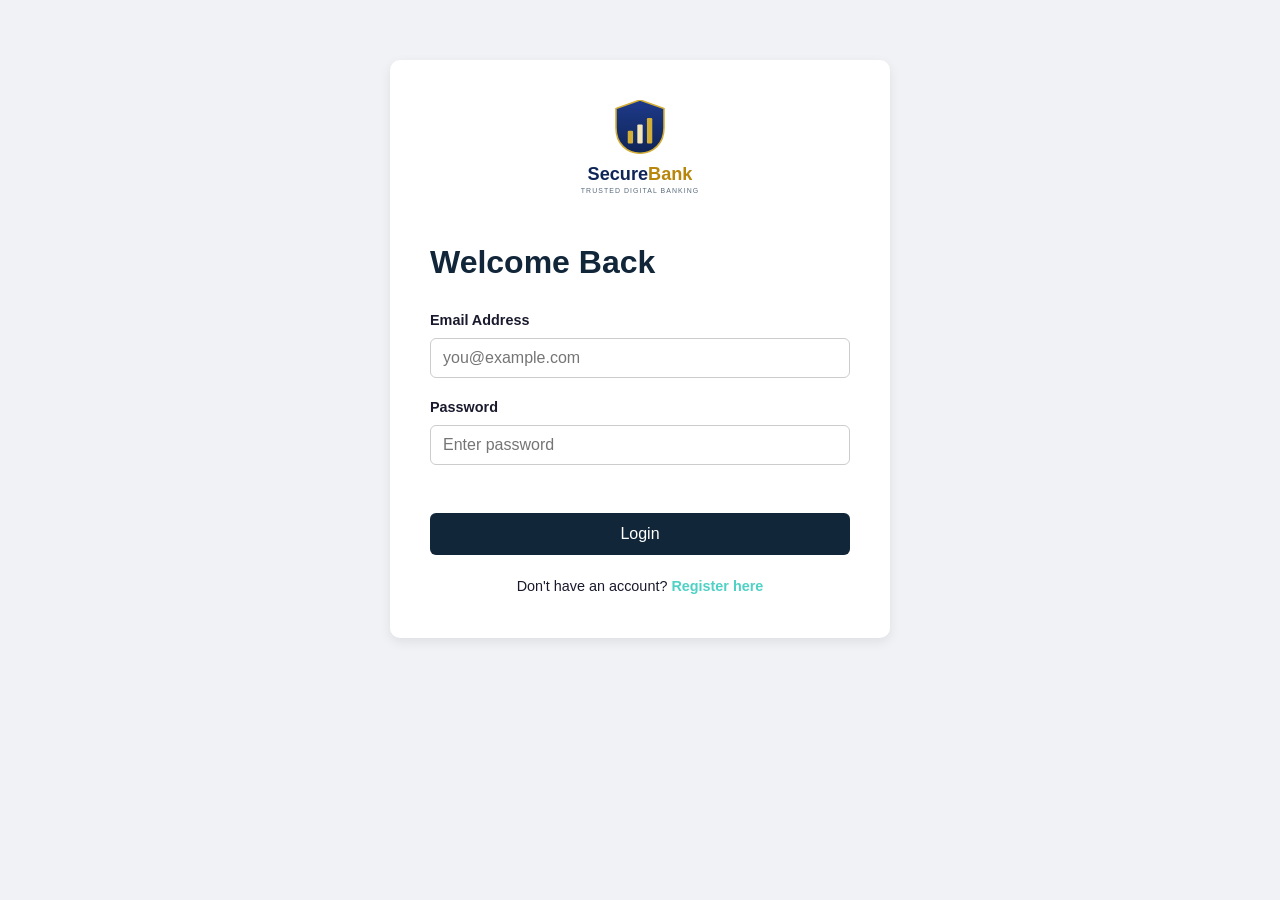
<file: index.html>
<!DOCTYPE html>
<html lang="en">
<head>
  <meta charset="UTF-8">
  <meta name="viewport" content="width=device-width, initial-scale=1.0">
  <title>Login - SecureBank</title>
  <link rel="stylesheet" href="css/style.css">
  <link rel="icon" type="image/svg+xml" href="assets/favicon.svg">
</head>
<body>

  <div class="container">
    <img src="assets/logo-login.svg" alt="SecureBank" style="width: 160px; display: block; margin: 0 auto 20px;">
    <h1>Welcome Back</h1>
    <form id="loginForm" onsubmit="handleLogin(event)">
      <div class="form-group">
        <label for="loginEmail">Email Address</label>
        <input type="email" id="loginEmail" placeholder="you@example.com" required>
      </div>
      <div class="form-group">
        <label for="loginPassword">Password</label>
        <input type="password" id="loginPassword" placeholder="Enter password" required>
      </div>
      <div id="loginError" class="error-text"></div>
      <button type="submit">Login</button>
    </form>
    <div class="form-footer">
      Don't have an account? <a href="register.html">Register here</a>
    </div>
  </div>

  <script src="js/storage.js"></script>
  <script src="js/auth.js"></script>
</body>
</html>
</file>
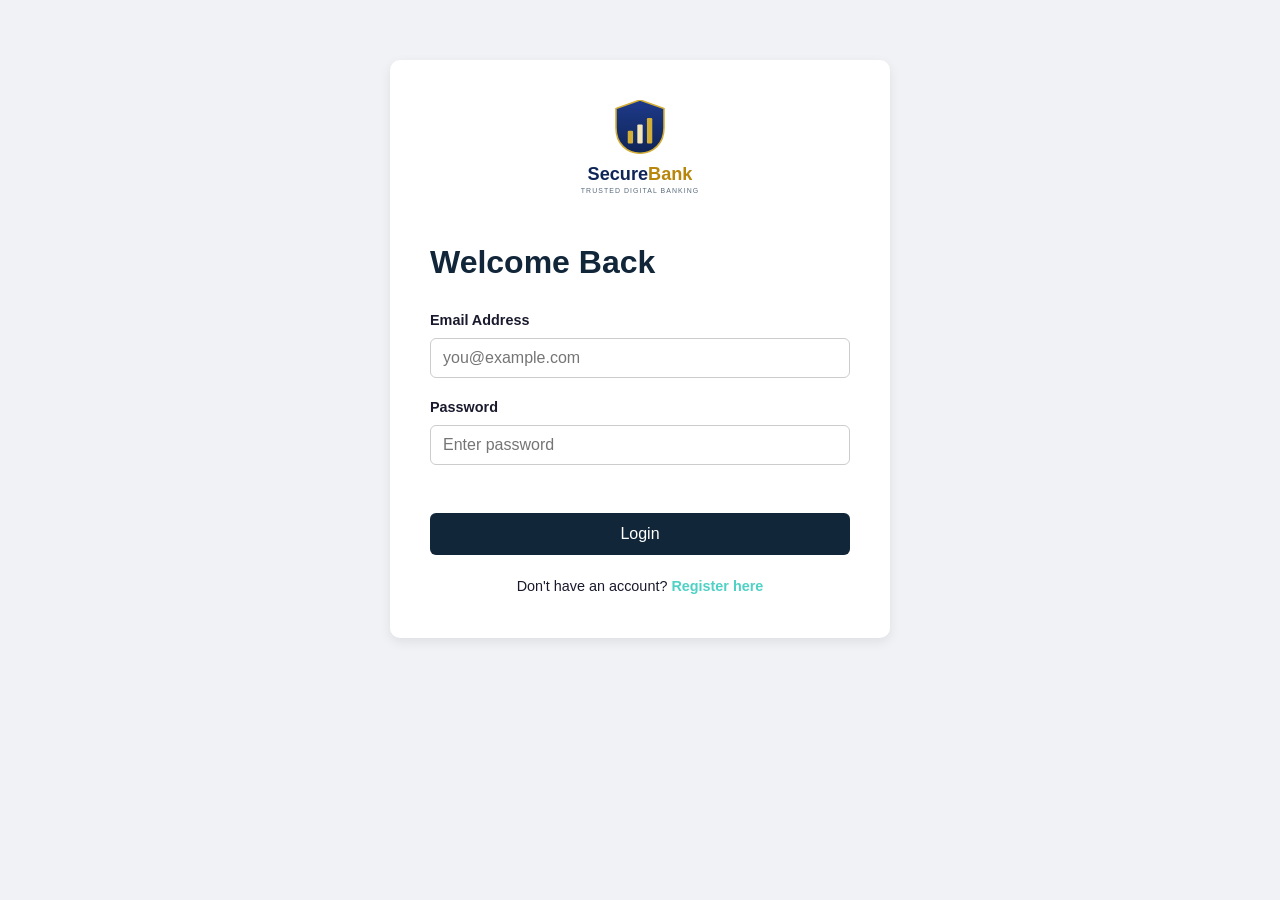
<file: dashboard.html>
<!DOCTYPE html>
<html lang="en">
<head>
  <meta charset="UTF-8">
  <meta name="viewport" content="width=device-width, initial-scale=1.0">
  <title>Dashboard - SecureBank</title>
  <link rel="stylesheet" href="css/style.css">
  <link rel="icon" type="image/svg+xml" href="assets/favicon.svg">
</head>
<body>

  <nav class="navbar">
    <div class="logo">SecureBank</div>
    <div class="nav-links">
      <a href="dashboard.html">Dashboard</a>
      <a href="transactions.html">Transactions</a>
      <a href="history.html">History</a>
      <button class="btn-logout" onclick="handleLogout()">Logout</button>
    </div>
  </nav>

  <div class="dashboard-container">
    <h1>Welcome, <span id="welcomeName"></span> 👋</h1>

    <div class="card balance-card">
      <p>Current Balance</p>
      <div class="balance-amount" id="accBalance">$0.00</div>
    </div>

    <div class="card account-info">
      <h2>Account Details</h2>
      <p><strong>Account Number:</strong> <span id="accNumber"></span></p>
      <p><strong>Email:</strong> <span id="accEmail"></span></p>
    </div>

    <div class="quick-actions">
      <a href="transactions.html">💰 Deposit / Withdraw</a>
      <a href="transactions.html">🔁 Transfer Funds</a>
      <a href="history.html">📜 View History</a>
    </div>

    <div class="card">
      <h2>Recent Transactions</h2>
      <ul id="recentTransactions"></ul>
    </div>
  </div>

  <script src="js/storage.js"></script>
  <script src="js/auth.js"></script>
  <script src="js/dashboard.js"></script>
</body>
</html>
</file>
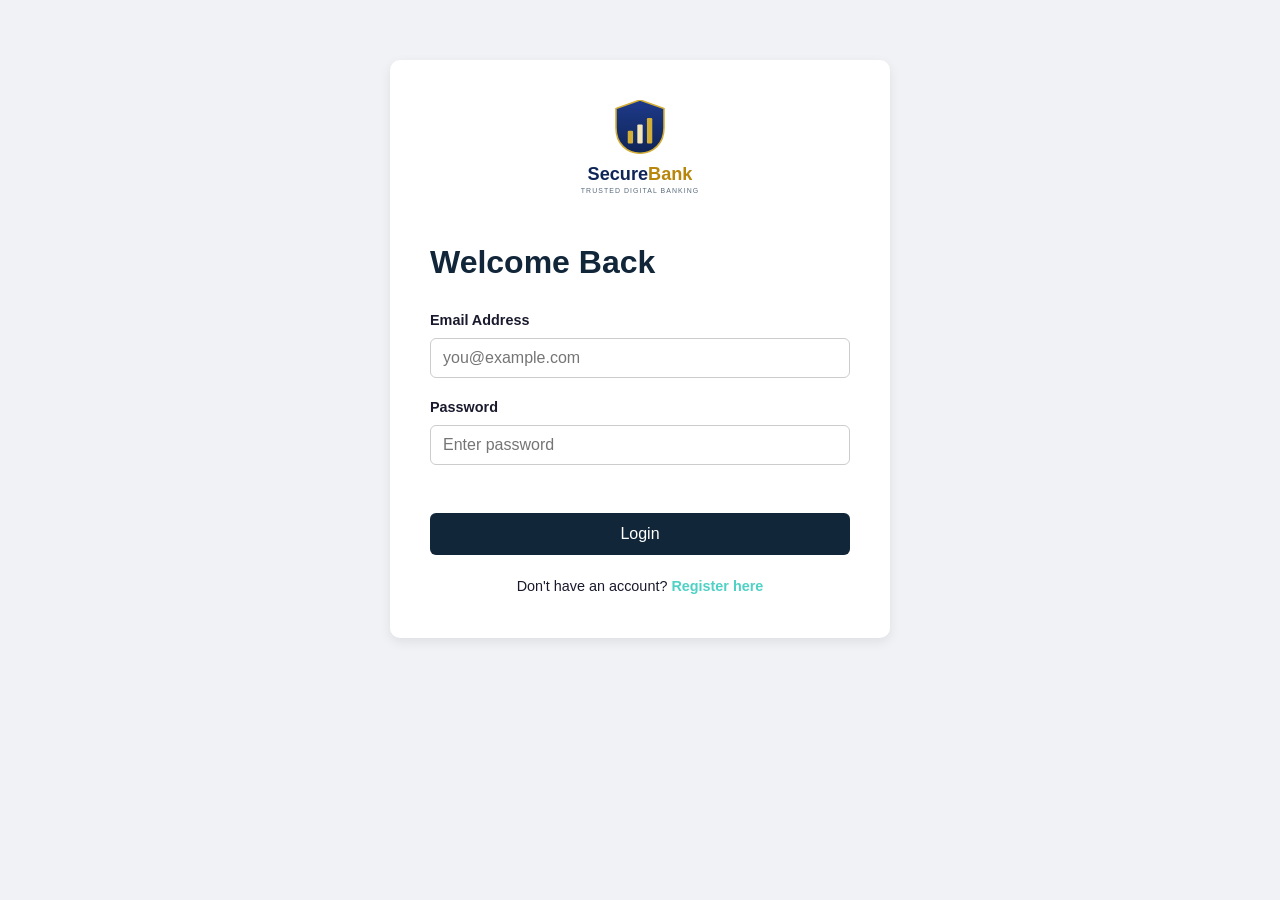
<file: history.html>
<!DOCTYPE html>
<html lang="en">
<head>
  <meta charset="UTF-8">
  <meta name="viewport" content="width=device-width, initial-scale=1.0">
  <title>Transaction History - SecureBank</title>
  <link rel="stylesheet" href="css/style.css">
  <link rel="icon" type="image/svg+xml" href="assets/favicon.svg">
</head>
<body>

  <nav class="navbar">
    <!-- was: <div class="logo">SecureBank</div> -->
    <div class="logo"><img src="assets/logo.svg" alt="SecureBank" style="height: 32px;"></div>
    <div class="nav-links">
      <a href="dashboard.html">Dashboard</a>
      <a href="transactions.html">Transactions</a>
      <a href="history.html">History</a>
      <button class="btn-logout" onclick="handleLogout()">Logout</button>
    </div>
  </nav>

  <div class="dashboard-container">
    <h1>Transaction History</h1>

    <div class="filter-bar">
      <label for="filterType">Filter:</label>
      <select id="filterType">
        <option value="all">All Transactions</option>
        <option value="deposit">Deposits</option>
        <option value="withdraw">Withdrawals</option>
        <option value="transfer-in">Transfers In</option>
        <option value="transfer-out">Transfers Out</option>
      </select>
    </div>

    <table>
      <thead>
        <tr>
          <th>Date</th>
          <th>Type</th>
          <th>Amount</th>
          <th>Balance After</th>
        </tr>
      </thead>
      <tbody id="historyBody">
      </tbody>
    </table>
  </div>

  <script src="js/storage.js"></script>
  <script src="js/auth.js"></script>
  <script src="js/history.js"></script>
</body>
</html>
</file>
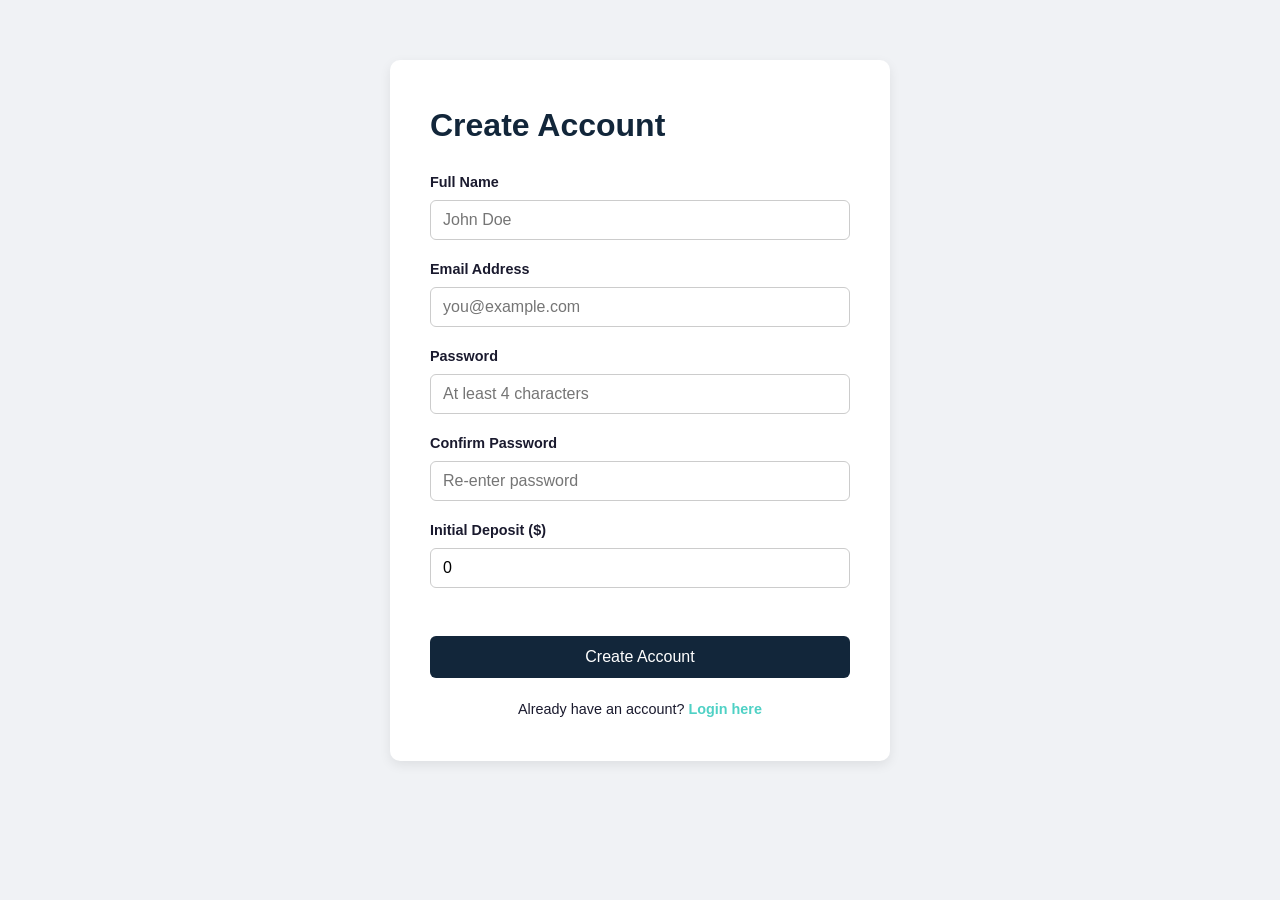
<file: register.html>
<!DOCTYPE html>
<html lang="en">
<head>
  <meta charset="UTF-8">
  <meta name="viewport" content="width=device-width, initial-scale=1.0">
  <title>Register - SecureBank</title>
  <link rel="stylesheet" href="css/style.css">
  <link rel="icon" type="image/svg+xml" href="assets/favicon.svg">
</head>
<body>

  <div class="container">
    <h1>Create Account</h1>
    <form id="registerForm" onsubmit="handleRegister(event)">
      <div class="form-group">
        <label for="regName">Full Name</label>
        <input type="text" id="regName" placeholder="John Doe" required>
      </div>
      <div class="form-group">
        <label for="regEmail">Email Address</label>
        <input type="email" id="regEmail" placeholder="you@example.com" required>
      </div>
      <div class="form-group">
        <label for="regPassword">Password</label>
        <input type="password" id="regPassword" placeholder="At least 4 characters" required>
      </div>
      <div class="form-group">
        <label for="regConfirmPassword">Confirm Password</label>
        <input type="password" id="regConfirmPassword" placeholder="Re-enter password" required>
      </div>
      <div class="form-group">
        <label for="regInitialDeposit">Initial Deposit ($)</label>
        <input type="number" id="regInitialDeposit" placeholder="0" min="0" step="0.01" value="0" required>
      </div>
      <div id="regError" class="error-text"></div>
      <button type="submit">Create Account</button>
    </form>
    <div class="form-footer">
      Already have an account? <a href="index.html">Login here</a>
    </div>
  </div>

  <script src="js/storage.js"></script>
  <script src="js/auth.js"></script>
</body>
</html>
</file>
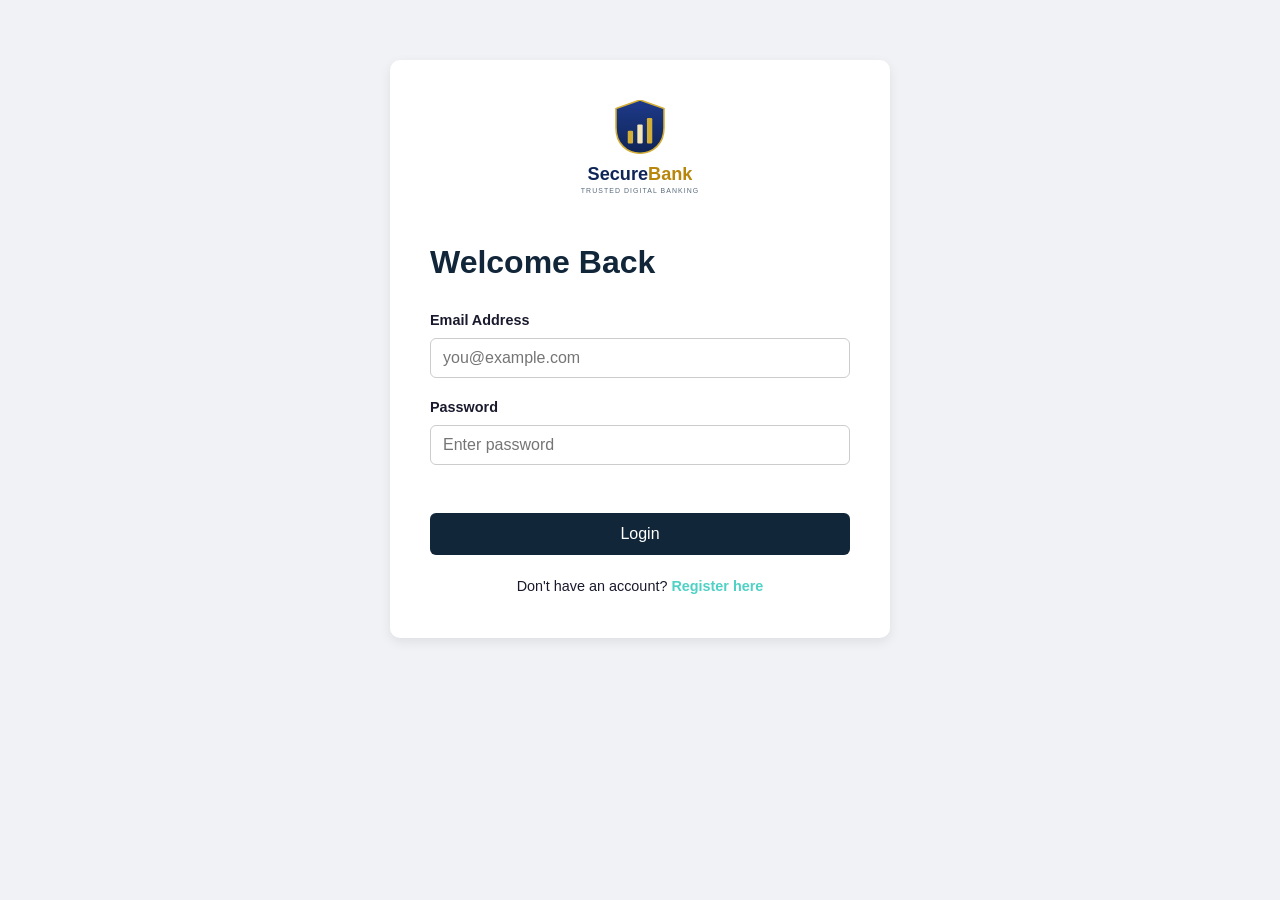
<file: transactions.html>
<!DOCTYPE html>
<html lang="en">
<head>
  <meta charset="UTF-8">
  <meta name="viewport" content="width=device-width, initial-scale=1.0">
  <title>Transactions - SecureBank</title>
  <link rel="stylesheet" href="css/style.css">
  <link rel="icon" type="image/svg+xml" href="assets/favicon.svg">
</head>
<body>

  <nav class="navbar">
    <!-- was: <div class="logo">SecureBank</div> -->
    <div class="logo"><img src="assets/logo.svg" alt="SecureBank" style="height: 32px;"></div>
    <div class="nav-links">
      <a href="dashboard.html">Dashboard</a>
      <a href="transactions.html">Transactions</a>
      <a href="history.html">History</a>
      <button class="btn-logout" onclick="handleLogout()">Logout</button>
    </div>
  </nav>

  <div class="dashboard-container" style="max-width: 500px;">
    <h1>Manage Funds</h1>

    <div class="current-balance-note">
      Current Balance: <strong id="currentBalance">$0.00</strong>
    </div>

    <div class="tabs">
      <button class="tab-btn active" onclick="switchTab('deposit')">Deposit</button>
      <button class="tab-btn" onclick="switchTab('withdraw')">Withdraw</button>
      <button class="tab-btn" onclick="switchTab('transfer')">Transfer</button>
    </div>

    <!-- DEPOSIT -->
    <div class="tab-content active card" id="tab-deposit">
      <h2>Deposit Money</h2>
      <form onsubmit="handleDeposit(event)">
        <div class="form-group">
          <label for="depositAmount">Amount ($)</label>
          <input type="number" id="depositAmount" min="0.01" step="0.01" required>
        </div>
        <button type="submit" class="btn-primary">Deposit</button>
        <div id="depositMessage" class="message" style="display: none;"></div>
      </form>
    </div>

    <!-- WITHDRAW -->
    <div class="tab-content card" id="tab-withdraw">
      <h2>Withdraw Money</h2>
      <form onsubmit="handleWithdraw(event)">
        <div class="form-group">
          <label for="withdrawAmount">Amount ($)</label>
          <input type="number" id="withdrawAmount" min="0.01" step="0.01" required>
        </div>
        <button type="submit" class="btn-primary">Withdraw</button>
        <div id="withdrawMessage" class="message" style="display: none;"></div>
      </form>
    </div>

    <!-- TRANSFER -->
    <div class="tab-content card" id="tab-transfer">
      <h2>Transfer Funds</h2>
      <form onsubmit="handleTransfer(event)">
        <div class="form-group">
          <label for="transferAccount">Recipient Account Number</label>
          <input type="text" id="transferAccount" required>
        </div>
        <div class="form-group">
          <label for="transferAmount">Amount ($)</label>
          <input type="number" id="transferAmount" min="0.01" step="0.01" required>
        </div>
        <button type="submit" class="btn-primary">Transfer</button>
        <div id="transferMessage" class="message" style="display: none;"></div>
      </form>
    </div>
  </div>

  <script src="js/storage.js"></script>
  <script src="js/auth.js"></script>
  <script src="js/transactions.js"></script>
  <script>
    function switchTab(tab) {
      document.querySelectorAll('.tab-content').forEach(el => el.classList.remove('active'));
      document.querySelectorAll('.tab-btn').forEach(el => el.classList.remove('active'));
      document.getElementById('tab-' + tab).classList.add('active');
      event.target.classList.add('active');
    }
  </script>
</body>
</html>
</file>
<file: css/style.css>
/* style.css - Banking System */

* {
  margin: 0;
  padding: 0;
  box-sizing: border-box;
}

body {
  font-family: 'Segoe UI', Arial, sans-serif;
  background-color: #f0f2f5;
  color: #1a1a2e;
  line-height: 1.6;
}

a {
  text-decoration: none;
  color: inherit;
}

/* ---------- NAVBAR ---------- */

.navbar {
  background-color: #12263a;
  color: white;
  padding: 15px 30px;
  display: flex;
  justify-content: space-between;
  align-items: center;
}

.navbar .logo {
  font-size: 1.4rem;
  font-weight: bold;
  color: #4fd1c5;
}

.navbar .nav-links {
  display: flex;
  gap: 20px;
  align-items: center;
}

.navbar .nav-links a,
.navbar .nav-links button {
  color: white;
  background: none;
  border: none;
  font-size: 1rem;
  cursor: pointer;
}

.navbar .nav-links a:hover,
.navbar .nav-links button:hover {
  color: #4fd1c5;
}

.btn-logout {
  background-color: #e63946 !important;
  padding: 8px 16px;
  border-radius: 5px;
}

/* ---------- CONTAINERS ---------- */

.container {
  max-width: 500px;
  margin: 60px auto;
  background: white;
  padding: 40px;
  border-radius: 10px;
  box-shadow: 0 4px 12px rgba(0,0,0,0.08);
}

.dashboard-container {
  max-width: 900px;
  margin: 40px auto;
  padding: 0 20px;
}

h1, h2 {
  margin-bottom: 20px;
  color: #12263a;
}

/* ---------- FORMS ---------- */

.form-group {
  margin-bottom: 18px;
}

label {
  display: block;
  margin-bottom: 6px;
  font-weight: 600;
  font-size: 0.9rem;
}

input {
  width: 100%;
  padding: 10px 12px;
  border: 1px solid #ccc;
  border-radius: 6px;
  font-size: 1rem;
}

input:focus {
  outline: none;
  border-color: #4fd1c5;
}

button[type="submit"], .btn-primary {
  width: 100%;
  padding: 12px;
  background-color: #12263a;
  color: white;
  border: none;
  border-radius: 6px;
  font-size: 1rem;
  cursor: pointer;
  margin-top: 10px;
}

button[type="submit"]:hover, .btn-primary:hover {
  background-color: #1e3a5f;
}

.form-footer {
  text-align: center;
  margin-top: 20px;
  font-size: 0.9rem;
}

.form-footer a {
  color: #4fd1c5;
  font-weight: 600;
}

.error-text {
  color: #e63946;
  font-size: 0.9rem;
  margin-top: 10px;
  min-height: 20px;
}

/* ---------- MESSAGES ---------- */

.message {
  margin-top: 15px;
  padding: 10px;
  border-radius: 6px;
  font-size: 0.9rem;
}

.message.success {
  background-color: #d4edda;
  color: #155724;
}

.message.error {
  background-color: #f8d7da;
  color: #721c24;
}

/* ---------- DASHBOARD CARDS ---------- */

.card {
  background: white;
  padding: 25px;
  border-radius: 10px;
  box-shadow: 0 4px 12px rgba(0,0,0,0.06);
  margin-bottom: 20px;
}

.balance-card {
  background: linear-gradient(135deg, #12263a, #1e3a5f);
  color: white;
}

.balance-card .balance-amount {
  font-size: 2.2rem;
  font-weight: bold;
  color: #4fd1c5;
}

.account-info p {
  margin-bottom: 8px;
}

.quick-actions {
  display: flex;
  gap: 15px;
  flex-wrap: wrap;
  margin-bottom: 20px;
}

.quick-actions a {
  flex: 1;
  min-width: 150px;
  text-align: center;
  background-color: #4fd1c5;
  color: #12263a;
  padding: 15px;
  border-radius: 8px;
  font-weight: 600;
}

.quick-actions a:hover {
  background-color: #38b2ac;
}

/* ---------- TRANSACTION LISTS ---------- */

.txn-item {
  list-style: none;
  display: flex;
  justify-content: space-between;
  padding: 10px 0;
  border-bottom: 1px solid #eee;
  font-size: 0.9rem;
}

.txn-item:last-child {
  border-bottom: none;
}

.txn-type {
  font-weight: 600;
}

.txn-deposit .txn-type, .txn-transfer-in .txn-type { color: #2e7d32; }
.txn-withdraw .txn-type, .txn-transfer-out .txn-type { color: #c62828; }

.empty {
  text-align: center;
  color: #888;
  padding: 20px 0;
  list-style: none;
}

/* ---------- TABS (Transactions page) ---------- */

.tabs {
  display: flex;
  gap: 10px;
  margin-bottom: 20px;
}

.tab-btn {
  flex: 1;
  padding: 12px;
  background: #e0e0e0;
  border: none;
  border-radius: 6px;
  cursor: pointer;
  font-weight: 600;
}

.tab-btn.active {
  background-color: #12263a;
  color: white;
}

.tab-content {
  display: none;
}

.tab-content.active {
  display: block;
}

.current-balance-note {
  background: #e8f4fd;
  padding: 12px;
  border-radius: 6px;
  margin-bottom: 20px;
  font-size: 0.95rem;
}

/* ---------- HISTORY TABLE ---------- */

table {
  width: 100%;
  border-collapse: collapse;
  background: white;
  border-radius: 8px;
  overflow: hidden;
}

thead {
  background-color: #12263a;
  color: white;
}

th, td {
  padding: 12px 15px;
  text-align: left;
}

tbody tr:nth-child(even) {
  background-color: #f7f9fb;
}

.filter-bar {
  margin-bottom: 15px;
  display: flex;
  align-items: center;
  gap: 10px;
}

.filter-bar select {
  padding: 8px 12px;
  border-radius: 6px;
  border: 1px solid #ccc;
}

.badge {
  padding: 4px 10px;
  border-radius: 20px;
  font-size: 0.75rem;
  font-weight: 600;
  color: white;
}

.badge-deposit, .badge-transfer-in { background-color: #2e7d32; }
.badge-withdraw, .badge-transfer-out { background-color: #c62828; }

/* ---------- RESPONSIVE ---------- */

@media (max-width: 600px) {
  .container {
    margin: 20px;
    padding: 25px;
  }

  .quick-actions {
    flex-direction: column;
  }

  .navbar {
    flex-direction: column;
    gap: 10px;
  }
}
</file>
